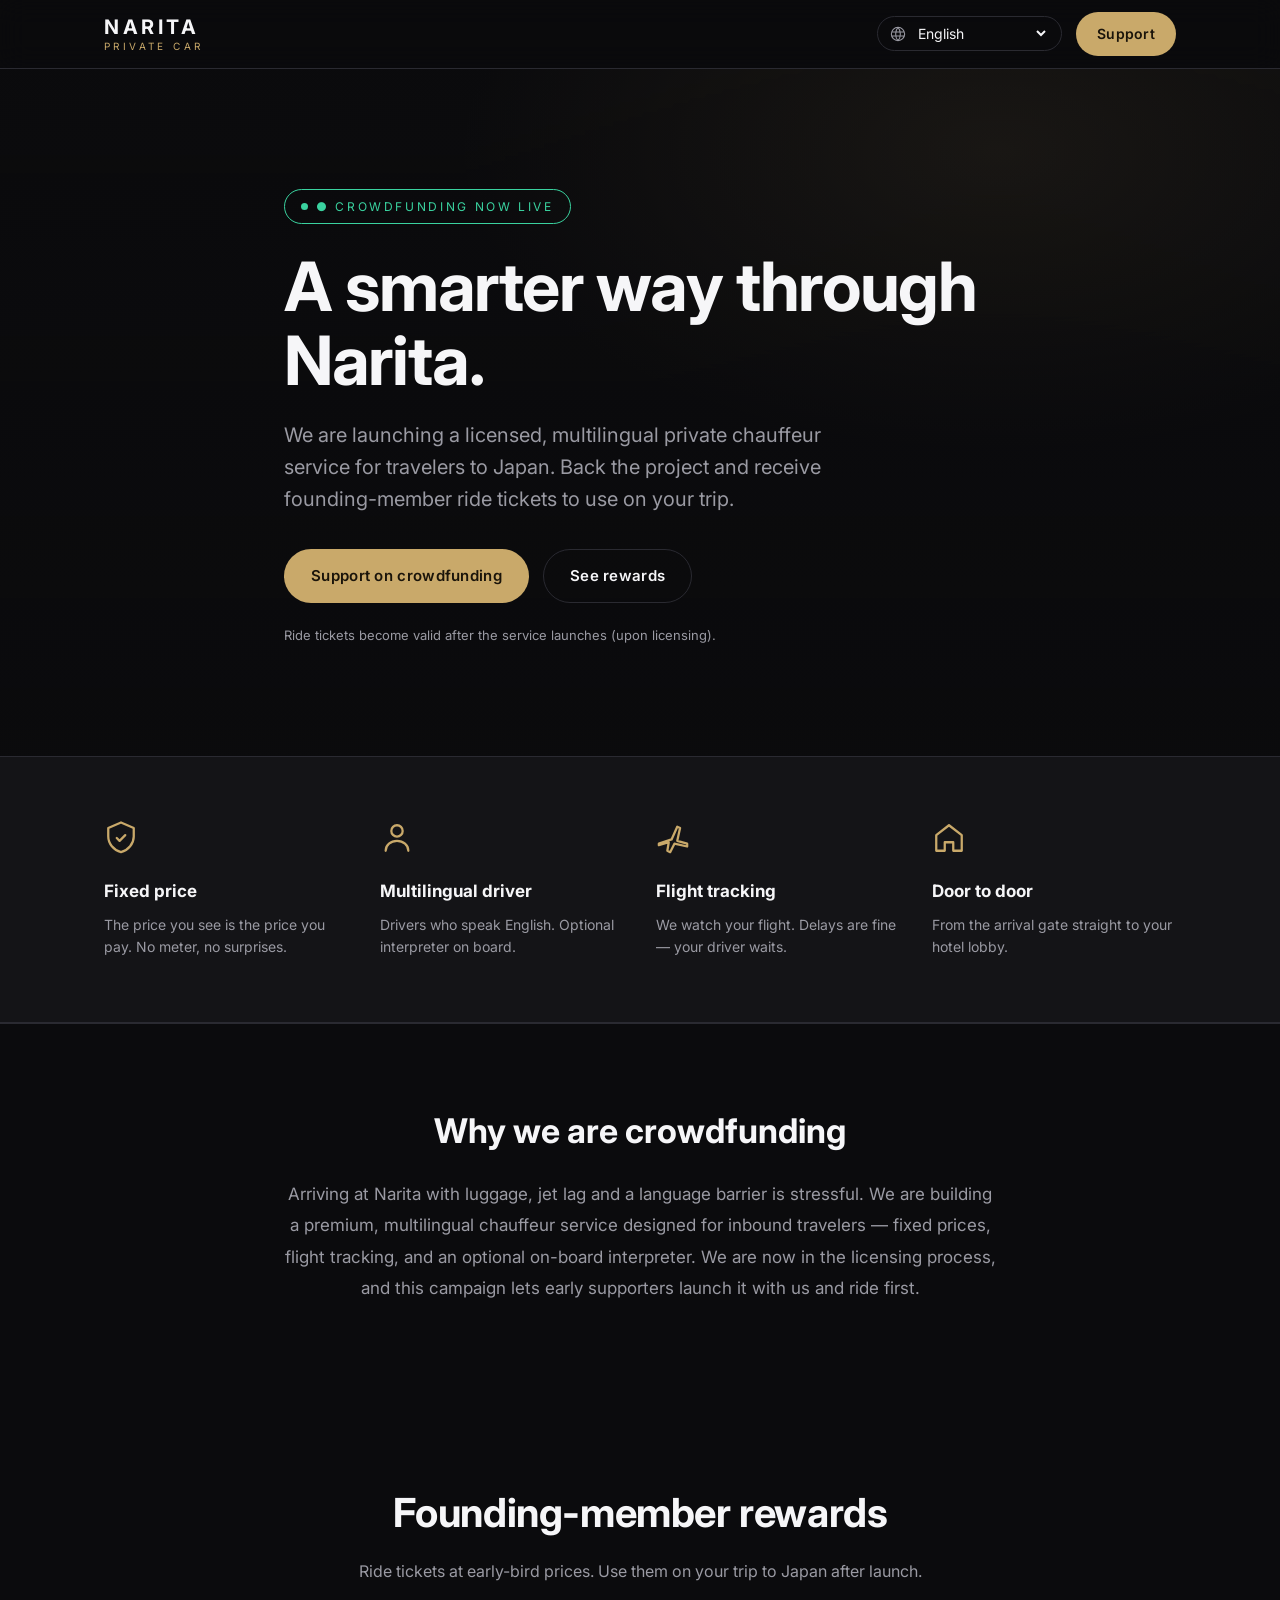
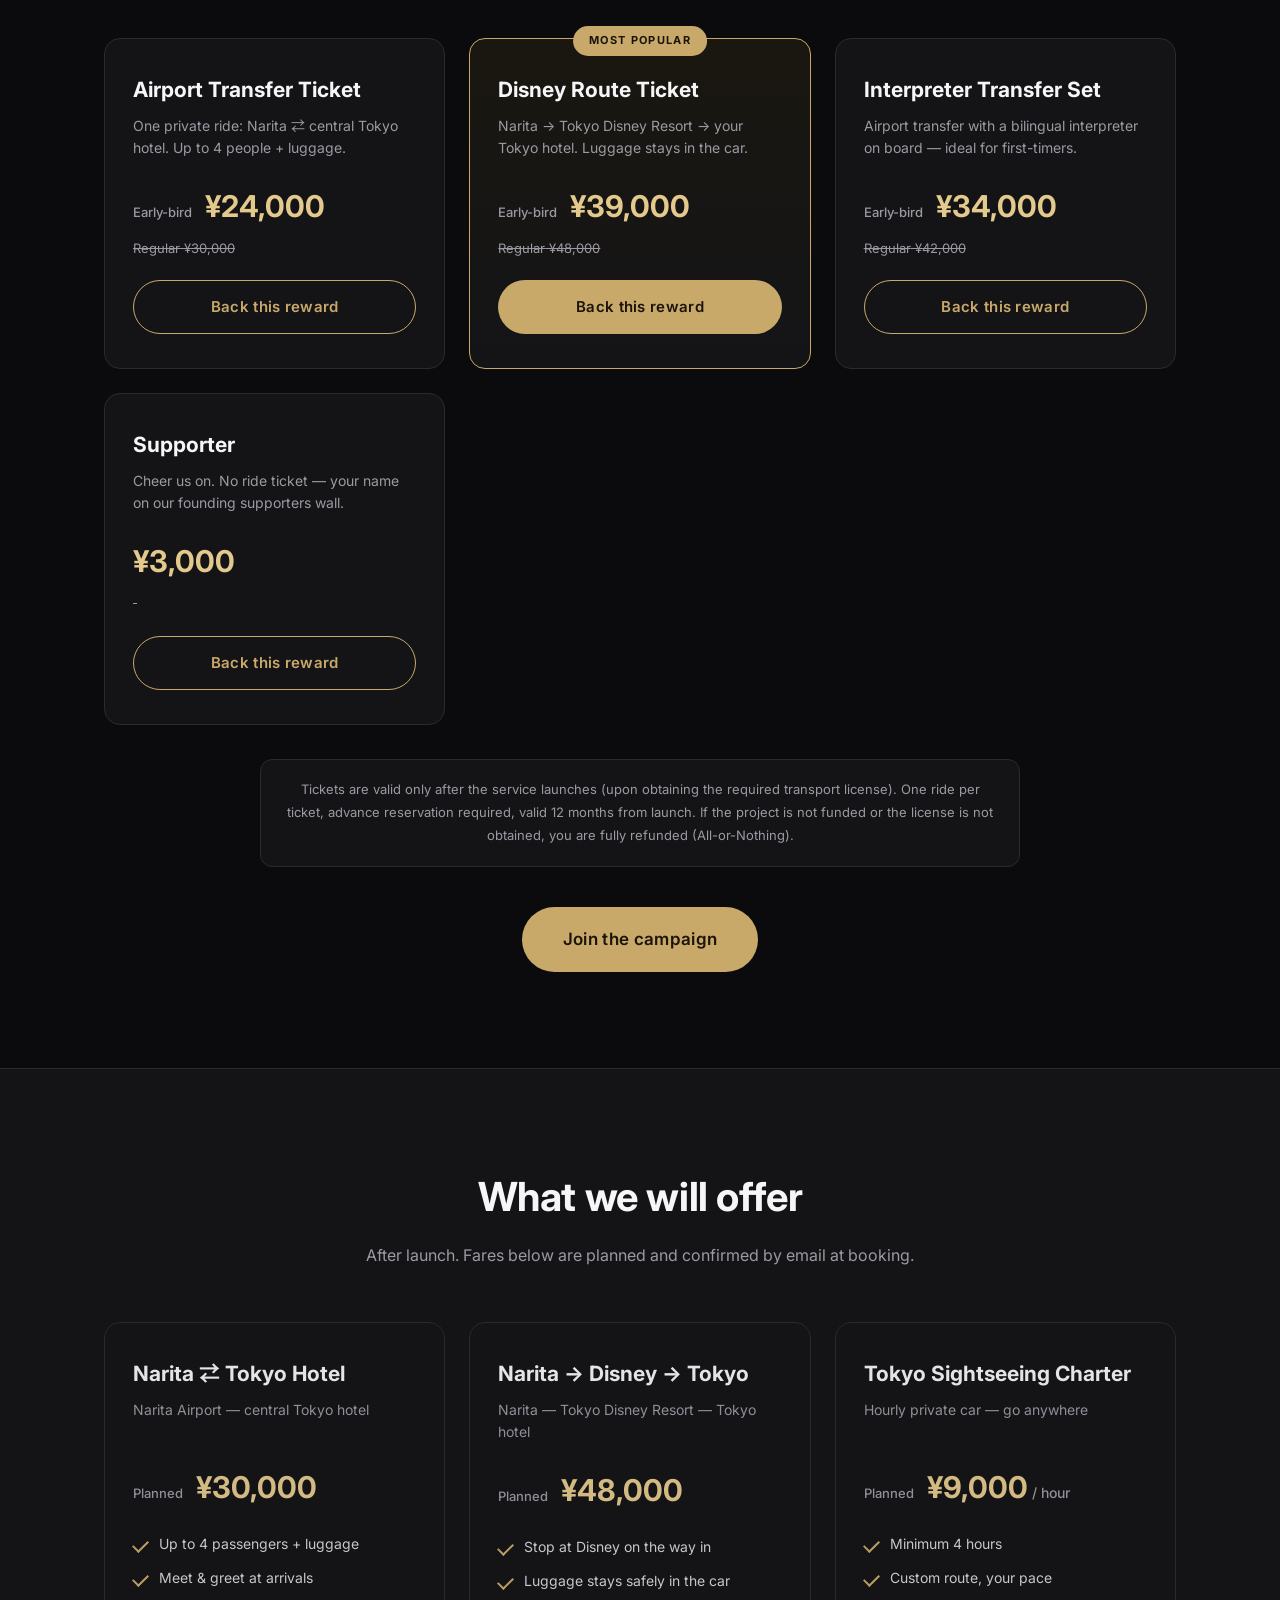
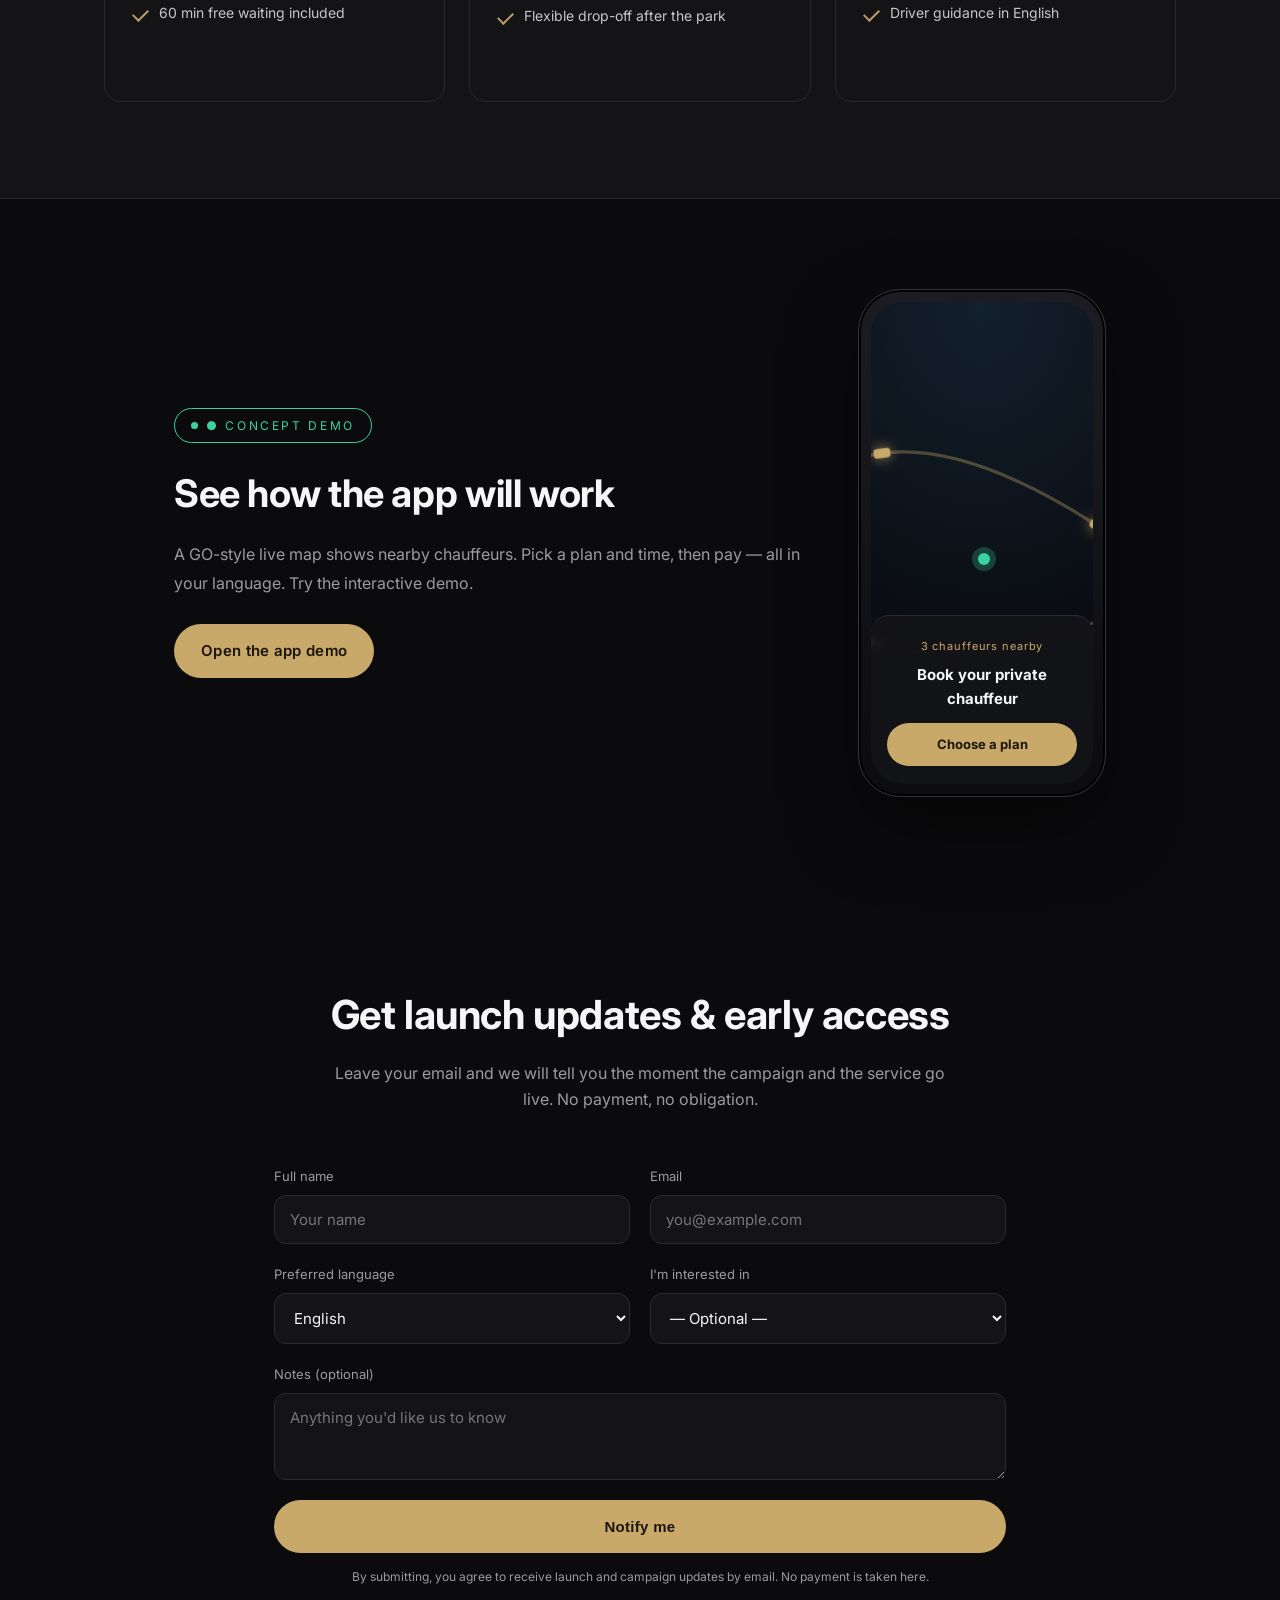
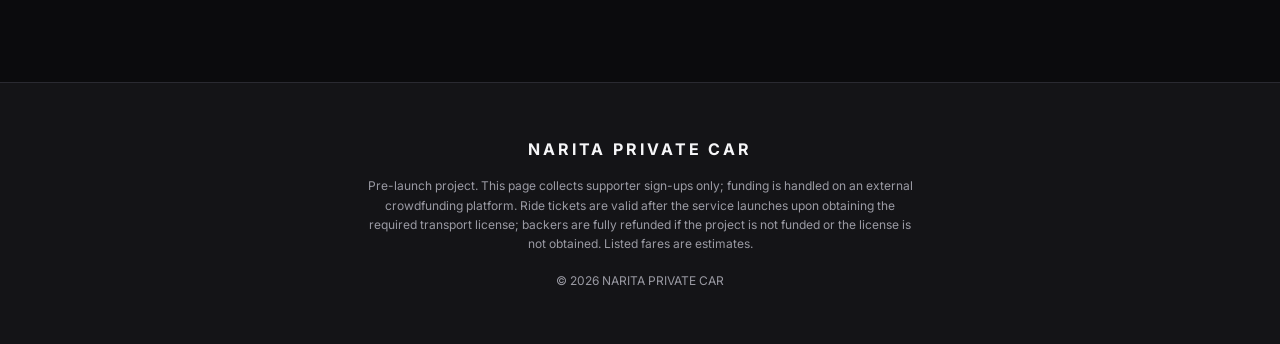
<file: index.html>
<!DOCTYPE html>
<html lang="en">
<head>
<meta charset="UTF-8">
<meta name="viewport" content="width=device-width, initial-scale=1">
<title data-i18n="meta.title">Narita Private Car — Crowdfunding</title>
<meta name="description" data-i18n-meta="meta.desc" content="Help launch a multilingual private chauffeur service at Narita. Back us and get founding-member ride tickets to use on your trip to Japan.">
<link rel="preconnect" href="https://fonts.googleapis.com">
<link rel="preconnect" href="https://fonts.gstatic.com" crossorigin>
<link href="https://fonts.googleapis.com/css2?family=Inter:wght@400;500;600;700&family=Noto+Sans+JP:wght@400;500;700&display=swap" rel="stylesheet">
<link rel="stylesheet" href="css/style.css">
</head>
<body>

<!-- ===== ヘッダー ===== -->
<header class="site-header" id="siteHeader">
  <div class="wrap header-inner">
    <a href="#top" class="brand">
      <span class="brand-mark">NARITA</span>
      <span class="brand-sub" data-i18n="brand.tag">PRIVATE&nbsp;CAR</span>
    </a>
    <div class="header-right">
      <div class="lang-select">
        <svg viewBox="0 0 24 24" class="ic" aria-hidden="true"><path d="M12 2a10 10 0 100 20 10 10 0 000-20zm0 0c2.5 2.5 3.5 6 3.5 10S14.5 19.5 12 22M12 2C9.5 4.5 8.5 8 8.5 12S9.5 19.5 12 22M2.5 9h19M2.5 15h19"/></svg>
        <select id="langSelect" aria-label="Language">
          <option value="en">English</option>
          <option value="zh-CN">简体中文</option>
          <option value="zh-TW">繁體中文</option>
          <option value="ko">한국어</option>
          <option value="ja">日本語</option>
          <option value="th">ไทย</option>
          <option value="vi">Tiếng Việt</option>
          <option value="id">Bahasa Indonesia</option>
          <option value="fr">Français</option>
          <option value="de">Deutsch</option>
          <option value="es">Español</option>
          <option value="it">Italiano</option>
          <option value="pt">Português</option>
          <option value="ru">Русский</option>
          <option value="ar">العربية</option>
        </select>
      </div>
      <a href="#rewards" class="btn btn-gold btn-sm cf-link" data-i18n="nav.support">Support</a>
    </div>
  </div>
</header>

<!-- ===== ヒーロー ===== -->
<section class="hero" id="top">
  <div class="hero-slides" aria-hidden="true">
    <span class="hslide hs1"></span>
    <span class="hslide hs2"></span>
    <span class="hslide hs3"></span>
    <span class="hslide hs4"></span>
    <span class="hero-scrim"></span>
  </div>
  <div class="wrap hero-inner">
    <span class="badge badge-live" data-i18n="hero.badge">● Crowdfunding now live</span>
    <h1 class="hero-title" data-i18n="hero.title">A smarter way through Narita.</h1>
    <p class="hero-sub" data-i18n="hero.sub">We are launching a licensed, multilingual private chauffeur service for travelers to Japan. Back the project and receive founding-member ride tickets to use on your trip.</p>
    <div class="hero-cta">
      <a href="#rewards" class="btn btn-gold cf-link" data-i18n="hero.cta">Support on crowdfunding</a>
      <a href="#rewards" class="btn btn-ghost" data-i18n="hero.rewards">See rewards</a>
    </div>
    <p class="hero-note" data-i18n="hero.note">Ride tickets become valid after the service launches (upon licensing).</p>
  </div>
</section>

<!-- ===== ビジョン（将来のサービス） ===== -->
<section class="trust">
  <div class="wrap trust-grid">
    <div class="trust-item">
      <svg viewBox="0 0 24 24" class="ic-lg"><path d="M12 1l9 4v6c0 5-3.8 9.7-9 11-5.2-1.3-9-6-9-11V5l9-4z"/><path d="M9 12l2 2 4-4"/></svg>
      <h3 data-i18n="trust.fixed">Fixed price</h3>
      <p data-i18n="trust.fixedD">The price you see is the price you pay. No meter, no surprises.</p>
    </div>
    <div class="trust-item">
      <svg viewBox="0 0 24 24" class="ic-lg"><path d="M12 3a4 4 0 110 8 4 4 0 010-8z"/><path d="M4 21c0-4 3.6-7 8-7s8 3 8 7"/></svg>
      <h3 data-i18n="trust.lang">Multilingual driver</h3>
      <p data-i18n="trust.langD">Drivers who speak English. Optional interpreter on board.</p>
    </div>
    <div class="trust-item">
      <svg viewBox="0 0 24 24" class="ic-lg"><path d="M2 16l9-3 4-9 2 1-2 9 7 2v2l-9-2-3 6-2-1 1-6-7 2z"/></svg>
      <h3 data-i18n="trust.flight">Flight tracking</h3>
      <p data-i18n="trust.flightD">We watch your flight. Delays are fine — your driver waits.</p>
    </div>
    <div class="trust-item">
      <svg viewBox="0 0 24 24" class="ic-lg"><path d="M3 21V10l9-7 9 7v11h-6v-6H9v6z"/></svg>
      <h3 data-i18n="trust.door">Door to door</h3>
      <p data-i18n="trust.doorD">From the arrival gate straight to your hotel lobby.</p>
    </div>
  </div>
</section>

<!-- ===== ストーリー ===== -->
<section class="story">
  <div class="wrap story-inner">
    <h2 data-i18n="story.title">Why we are crowdfunding</h2>
    <p data-i18n="story.body">Arriving at Narita with luggage, jet lag and a language barrier is stressful. We are building a premium, multilingual chauffeur service designed for inbound travelers — fixed prices, flight tracking, and an optional on-board interpreter. We are now in the licensing process, and this campaign lets early supporters launch it with us and ride first.</p>
  </div>
</section>

<!-- ===== 返礼品（リワード） ===== -->
<section class="plans" id="rewards">
  <div class="wrap">
    <header class="sec-head">
      <h2 data-i18n="rw.title">Founding-member rewards</h2>
      <p data-i18n="rw.sub">Ride tickets at early-bird prices. Use them on your trip to Japan after launch.</p>
    </header>

    <div class="plan-grid">
      <article class="plan-card">
        <h3 class="plan-name" data-i18n="rw1.name">Airport Transfer Ticket</h3>
        <p class="plan-route" data-i18n="rw1.desc">One private ride: Narita ⇄ central Tokyo hotel. Up to 4 people + luggage.</p>
        <div class="plan-price"><span class="from" data-i18n="rw.early">Early-bird</span> ¥24,000</div>
        <p class="plan-reg"><span data-i18n="rw.reg">Regular</span> ¥30,000</p>
        <a href="#rewards" class="btn btn-outline cf-link" data-i18n="rw.back">Back this reward</a>
      </article>

      <article class="plan-card featured">
        <span class="ribbon" data-i18n="rw.popular">Most popular</span>
        <h3 class="plan-name" data-i18n="rw2.name">Disney Route Ticket</h3>
        <p class="plan-route" data-i18n="rw2.desc">Narita → Tokyo Disney Resort → your Tokyo hotel. Luggage stays in the car.</p>
        <div class="plan-price"><span class="from" data-i18n="rw.early">Early-bird</span> ¥39,000</div>
        <p class="plan-reg"><span data-i18n="rw.reg">Regular</span> ¥48,000</p>
        <a href="#rewards" class="btn btn-gold cf-link" data-i18n="rw.back">Back this reward</a>
      </article>

      <article class="plan-card">
        <h3 class="plan-name" data-i18n="rw3.name">Interpreter Transfer Set</h3>
        <p class="plan-route" data-i18n="rw3.desc">Airport transfer with a bilingual interpreter on board — ideal for first-timers.</p>
        <div class="plan-price"><span class="from" data-i18n="rw.early">Early-bird</span> ¥34,000</div>
        <p class="plan-reg"><span data-i18n="rw.reg">Regular</span> ¥42,000</p>
        <a href="#rewards" class="btn btn-outline cf-link" data-i18n="rw.back">Back this reward</a>
      </article>

      <article class="plan-card">
        <h3 class="plan-name" data-i18n="rw4.name">Supporter</h3>
        <p class="plan-route" data-i18n="rw4.desc">Cheer us on. No ride ticket — your name on our founding supporters wall.</p>
        <div class="plan-price">¥3,000</div>
        <p class="plan-reg">&nbsp;</p>
        <a href="#rewards" class="btn btn-outline cf-link" data-i18n="rw.back">Back this reward</a>
      </article>
    </div>

    <p class="rw-note" data-i18n="rw.note">Tickets are valid only after the service launches (upon obtaining the required transport license). One ride per ticket, advance reservation required, valid 12 months from launch. If the project is not funded or the license is not obtained, you are fully refunded (All-or-Nothing).</p>

    <div class="cf-banner">
      <a href="#rewards" class="btn btn-gold btn-lg cf-link" data-i18n="cf.cta">Join the campaign</a>
    </div>
  </div>
</section>

<!-- ===== サービス内容（開業後） ===== -->
<section class="plans alt" id="service">
  <div class="wrap">
    <header class="sec-head">
      <h2 data-i18n="svc.title">What we will offer</h2>
      <p data-i18n="svc.sub">After launch. Fares below are planned and confirmed by email at booking.</p>
    </header>
    <div class="plan-grid">
      <article class="plan-card">
        <h3 class="plan-name" data-i18n="plan1.name">Narita ⇄ Tokyo Hotel</h3>
        <p class="plan-route" data-i18n="plan1.route">Narita Airport — central Tokyo hotel</p>
        <div class="plan-price"><span class="from" data-i18n="svc.planned">Planned</span> ¥30,000</div>
        <ul class="plan-feat">
          <li data-i18n="plan1.f1">Up to 4 passengers + luggage</li>
          <li data-i18n="plan1.f2">Meet & greet at arrivals</li>
          <li data-i18n="plan1.f3">60 min free waiting included</li>
        </ul>
      </article>
      <article class="plan-card">
        <h3 class="plan-name" data-i18n="plan2.name">Narita → Disney → Tokyo</h3>
        <p class="plan-route" data-i18n="plan2.route">Narita — Tokyo Disney Resort — Tokyo hotel</p>
        <div class="plan-price"><span class="from" data-i18n="svc.planned">Planned</span> ¥48,000</div>
        <ul class="plan-feat">
          <li data-i18n="plan2.f1">Stop at Disney on the way in</li>
          <li data-i18n="plan2.f2">Luggage stays safely in the car</li>
          <li data-i18n="plan2.f3">Flexible drop-off after the park</li>
        </ul>
      </article>
      <article class="plan-card">
        <h3 class="plan-name" data-i18n="plan3.name">Tokyo Sightseeing Charter</h3>
        <p class="plan-route" data-i18n="plan3.route">Hourly private car — go anywhere</p>
        <div class="plan-price"><span class="from" data-i18n="svc.planned">Planned</span> ¥9,000<span class="per" data-i18n="plan.perHour"> / hour</span></div>
        <ul class="plan-feat">
          <li data-i18n="plan3.f1">Minimum 4 hours</li>
          <li data-i18n="plan3.f2">Custom route, your pace</li>
          <li data-i18n="plan3.f3">Driver guidance in English</li>
        </ul>
      </article>
    </div>
  </div>
</section>

<!-- ===== アプリ体験ティーザー ===== -->
<section class="appsec" id="app">
  <div class="wrap app-inner">
    <div class="app-copy">
      <a href="app.html" class="badge badge-live" data-i18n="app.badge">● Concept demo</a>
      <h2 data-i18n="app.title">See how the app will work</h2>
      <p data-i18n="app.sub">A GO-style live map shows nearby chauffeurs. Pick a plan and time, then pay — all in your language. Try the interactive demo.</p>
      <a href="app.html" class="btn btn-gold" data-i18n="app.cta">Open the app demo</a>
    </div>
    <a href="app.html" class="phone-mini" aria-label="Open app demo">
      <div class="pm-screen">
        <svg class="pm-svg" viewBox="0 0 220 460" preserveAspectRatio="xMidYMid slice" aria-hidden="true">
          <defs>
            <path id="pmRoad1" d="M-10 150 Q 80 120 230 220"/>
            <path id="pmRoad2" d="M-10 320 Q 100 360 230 300"/>
          </defs>
          <g fill="none" stroke="rgba(201,169,106,.35)" stroke-width="3" stroke-linecap="round">
            <use href="#pmRoad1"/>
            <use href="#pmRoad2"/>
          </g>
          <rect class="pm-car-svg" x="-8" y="-4.5" width="16" height="9" rx="3">
            <animateMotion dur="5s" repeatCount="indefinite" rotate="auto">
              <mpath href="#pmRoad1"/>
            </animateMotion>
          </rect>
          <rect class="pm-car-svg" x="-8" y="-4.5" width="16" height="9" rx="3">
            <animateMotion dur="6.5s" repeatCount="indefinite" rotate="auto" begin="-2s">
              <mpath href="#pmRoad2"/>
            </animateMotion>
          </rect>
          <rect class="pm-car-svg" x="-8" y="-4.5" width="16" height="9" rx="3">
            <animateMotion dur="8s" repeatCount="indefinite" rotate="auto" begin="-4s">
              <mpath href="#pmRoad1"/>
            </animateMotion>
          </rect>
        </svg>
        <span class="pm-me"></span>
        <div class="pm-sheet">
          <small data-i18n="app.near">3 chauffeurs nearby</small>
          <b data-i18n="app.book">Book your private chauffeur</b>
          <span class="pmbtn" data-i18n="app.cta2">Choose a plan</span>
        </div>
      </div>
    </a>
  </div>
</section>

<!-- ===== 事前登録（応援・先行案内） ===== -->
<section class="book" id="register">
  <div class="wrap book-inner">
    <header class="sec-head">
      <h2 data-i18n="reg.title">Get launch updates &amp; early access</h2>
      <p data-i18n="reg.sub">Leave your email and we will tell you the moment the campaign and the service go live. No payment, no obligation.</p>
    </header>

    <form id="bookingForm" class="form-grid" novalidate>
      <div class="field">
        <label data-i18n="form.name">Full name</label>
        <input type="text" name="name" data-i18n-ph="ph.name" placeholder="Your name" required>
      </div>
      <div class="field">
        <label data-i18n="form.email">Email</label>
        <input type="email" name="email" data-i18n-ph="ph.email" placeholder="you@example.com" required>
      </div>
      <div class="field">
        <label data-i18n="form.lang">Preferred language</label>
        <select name="language">
          <option value="English">English</option>
          <option value="简体中文">简体中文</option>
          <option value="繁體中文">繁體中文</option>
          <option value="한국어">한국어</option>
          <option value="日本語">日本語</option>
          <option value="ไทย">ไทย</option>
          <option value="Tiếng Việt">Tiếng Việt</option>
          <option value="Bahasa Indonesia">Bahasa Indonesia</option>
          <option value="Français">Français</option>
          <option value="Deutsch">Deutsch</option>
          <option value="Español">Español</option>
          <option value="Italiano">Italiano</option>
          <option value="Português">Português</option>
          <option value="Русский">Русский</option>
          <option value="العربية">العربية</option>
        </select>
      </div>
      <div class="field">
        <label data-i18n="form.interest">I'm interested in</label>
        <select name="interest">
          <option value="" data-i18n="opt.choose">— Optional —</option>
          <option value="Airport Transfer" data-i18n="rw1.name">Airport Transfer Ticket</option>
          <option value="Disney Route" data-i18n="rw2.name">Disney Route Ticket</option>
          <option value="Interpreter Set" data-i18n="rw3.name">Interpreter Transfer Set</option>
          <option value="Just supporting" data-i18n="rw4.name">Supporter</option>
        </select>
      </div>
      <div class="field field-full">
        <label data-i18n="form.notes">Notes (optional)</label>
        <textarea name="notes" rows="3" data-i18n-ph="ph.notes" placeholder="Anything you'd like us to know"></textarea>
      </div>
      <div class="field field-full">
        <button type="submit" class="btn btn-gold btn-block" id="submitBtn" data-i18n="form.submit">Notify me</button>
        <p class="form-privacy" data-i18n="form.privacy">By submitting, you agree to receive launch and campaign updates by email. No payment is taken here.</p>
      </div>
    </form>
  </div>
</section>

<!-- ===== フッター ===== -->
<footer class="site-footer">
  <div class="wrap">
    <p class="foot-brand">NARITA PRIVATE CAR</p>
    <p class="foot-legal" data-i18n="footer.legal">Pre-launch project. This page collects supporter sign-ups only; funding is handled on an external crowdfunding platform. Ride tickets are valid after the service launches upon obtaining the required transport license; backers are fully refunded if the project is not funded or the license is not obtained. Listed fares are estimates.</p>
    <p class="foot-rights">© 2026 NARITA PRIVATE CAR</p>
  </div>
</footer>

<!-- 送信完了モーダル -->
<div class="modal" id="thanksModal" hidden>
  <div class="modal-box">
    <svg viewBox="0 0 24 24" class="ic-check"><circle cx="12" cy="12" r="11"/><path d="M7 12l3.5 3.5L17 9"/></svg>
    <h3 data-i18n="thx.title">You're on the list</h3>
    <p data-i18n="thx.body">Thank you for your support. We will email you the moment the crowdfunding campaign and the service go live.</p>
    <button class="btn btn-gold" id="thanksClose" data-i18n="thx.close">Close</button>
  </div>
</div>

<!-- Googleフォーム送信用の隠しiframe（ページ遷移を防ぐ） -->
<iframe name="gform_target" id="gform_target" style="display:none" title="hidden"></iframe>

<script src="js/translations.js"></script>
<script src="js/i18n.js"></script>
<script src="js/booking.js"></script>
</body>
</html>
</file>
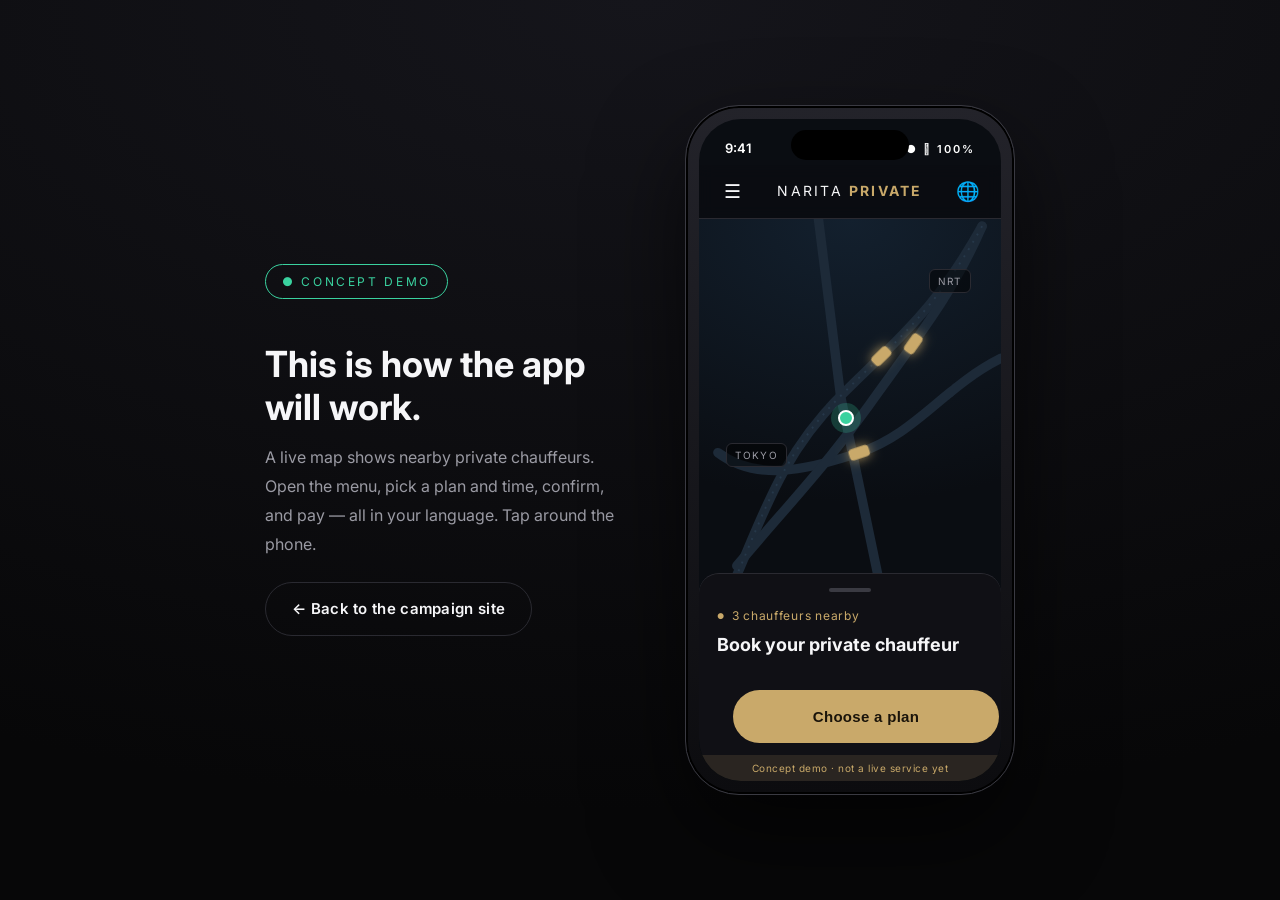
<file: app.html>
<!DOCTYPE html>
<html lang="en">
<head>
<meta charset="UTF-8">
<meta name="viewport" content="width=device-width, initial-scale=1">
<title data-i18n="demo.metaTitle">NARITA PRIVATE — App Demo</title>
<meta name="robots" content="noindex">
<link rel="preconnect" href="https://fonts.googleapis.com">
<link rel="preconnect" href="https://fonts.gstatic.com" crossorigin>
<link href="https://fonts.googleapis.com/css2?family=Inter:wght@400;500;600;700&family=Noto+Sans+JP:wght@400;500;700&display=swap" rel="stylesheet">
<link rel="stylesheet" href="css/style.css">
<link rel="stylesheet" href="css/demo.css">
</head>
<body class="demo-body">
<div class="demo-stage">

  <div class="demo-side">
    <a href="index.html" class="badge badge-live" data-i18n="demo.concept">● Concept demo</a>
    <h1 data-i18n="demo.h1">This is how the app will work.</h1>
    <p data-i18n="demo.p1">A live map shows nearby private chauffeurs. Open the menu, pick a plan and time, confirm, and pay — all in your language. Tap around the phone on the right.</p>
    <a href="index.html" class="btn btn-ghost" data-i18n="demo.toSite">← Back to the campaign site</a>
  </div>

  <div class="phone">
    <div class="phone-notch"></div>
    <div class="screen">
      <div class="statusbar"><span class="sb-time">9:41</span><span class="sb-icons">●●● 􀙇 100%</span></div>
      <div class="appbar">
        <button class="iconbtn" id="menuBtn" aria-label="menu">☰</button>
        <span class="appbar-title">NARITA <b>PRIVATE</b></span>
        <button class="iconbtn" id="langBtn" aria-label="language">🌐</button>
      </div>

      <div class="stagebox">

        <!-- 地図（GO風・稼働ハイヤー） -->
        <section class="view view-map is-active" id="viewMap">
          <div class="map">
            <svg class="map-svg" viewBox="0 0 320 480" preserveAspectRatio="xMidYMid slice" aria-hidden="true">
              <defs>
                <path id="road1" d="M300 60 C 250 150 210 180 150 240 S 70 360 40 430"/>
                <path id="road2" d="M320 200 C 260 230 230 280 170 300 S 60 330 20 300"/>
                <path id="road3" d="M40 420 C 90 360 130 320 180 250 S 270 130 300 60"/>
                <path id="road4" d="M120 0 L 150 240 200 480"/>
              </defs>
              <g fill="none" stroke="#1d2a38" stroke-width="10" stroke-linecap="round">
                <use href="#road1"/>
                <use href="#road2"/>
                <use href="#road3"/>
                <use href="#road4"/>
              </g>
              <g fill="none" stroke="#26384a" stroke-width="2" stroke-dasharray="2 7">
                <use href="#road1"/>
              </g>
              <!-- 稼働ハイヤー（道に沿って走行・animateMotion） -->
              <g class="cars">
                <rect class="car-svg" x="-11" y="-6" width="22" height="12" rx="4">
                  <animateMotion dur="9s" repeatCount="indefinite" rotate="auto">
                    <mpath href="#road1"/>
                  </animateMotion>
                </rect>
                <rect class="car-svg" x="-11" y="-6" width="22" height="12" rx="4">
                  <animateMotion dur="12s" repeatCount="indefinite" rotate="auto" begin="-3s">
                    <mpath href="#road2"/>
                  </animateMotion>
                </rect>
                <rect class="car-svg" x="-11" y="-6" width="22" height="12" rx="4">
                  <animateMotion dur="14s" repeatCount="indefinite" rotate="auto" begin="-6s">
                    <mpath href="#road3"/>
                  </animateMotion>
                </rect>
              </g>
            </svg>
            <span class="maptag tag-narita">NRT</span>
            <span class="maptag tag-tokyo" data-i18n="demo.tokyo">TOKYO</span>
            <span class="mepin"></span>
          </div>
          <div class="sheet">
            <div class="sheet-grab"></div>
            <p class="sheet-eyebrow" data-i18n="demo.near">3 chauffeurs nearby</p>
            <h3 class="sheet-title" data-i18n="demo.book">Book your private chauffeur</h3>
            <button class="btn btn-gold btn-block" data-go="viewPlan" data-i18n="demo.choosePlan">Choose a plan</button>
          </div>
          <div class="demo-tag" data-i18n="demo.tagline">Concept demo · not a live service yet</div>
        </section>

        <!-- プラン＋日時 -->
        <section class="view" id="viewPlan">
          <div class="view-head"><button class="back" data-back aria-label="back">‹</button><h3 data-i18n="demo.planTitle">Plan &amp; pick-up</h3></div>
          <div class="scroll">
            <label class="opt"><input type="radio" name="dplan" value="Narita ⇄ Tokyo Hotel" data-price="30000" checked>
              <span><b data-i18n="plan1.name">Narita ⇄ Tokyo Hotel</b><i>¥30,000</i></span></label>
            <label class="opt"><input type="radio" name="dplan" value="Narita → Disney → Tokyo" data-price="48000">
              <span><b data-i18n="plan2.name">Narita → Disney → Tokyo</b><i>¥48,000</i></span></label>
            <label class="opt"><input type="radio" name="dplan" value="Tokyo Sightseeing Charter" data-price="36000">
              <span><b data-i18n="plan3.name">Tokyo Sightseeing Charter</b><i>¥9,000 / h ×4</i></span></label>
            <div class="row2"><label data-i18n="demo.date">Date</label><input type="date" id="dDate"></div>
            <div class="row2"><label data-i18n="demo.time">Pick-up time</label><input type="time" id="dTime" value="10:00"></div>
            <div class="row2"><label data-i18n="demo.pax">Passengers</label>
              <div class="step"><button type="button" data-step="-1">−</button><span id="dPax">2</span><button type="button" data-step="1">+</button></div></div>
            <div class="row2"><label data-i18n="demo.interp">On-board interpreter</label>
              <div class="step"><label class="opt" style="margin:0;padding:8px 12px"><input type="checkbox" id="dInterp" data-price="12000"><span><b data-i18n="demo.add">Add</b></span></label></div></div>
          </div>
          <button class="btn btn-gold btn-block" data-go="viewConfirm" data-i18n="demo.continue">Continue</button>
        </section>

        <!-- 確認 -->
        <section class="view" id="viewConfirm">
          <div class="view-head"><button class="back" data-back aria-label="back">‹</button><h3 data-i18n="demo.confirm">Confirm</h3></div>
          <div class="summary" id="dSummary"></div>
          <p class="fixed-chip"><span data-i18n="demo.fixed">Fixed price</span> · <b id="dPrice">¥30,000</b></p>
          <button class="btn btn-gold btn-block" id="toPay" data-i18n="demo.pay">Reserve &amp; pay</button>
        </section>

        <!-- 決済 -->
        <section class="view" id="viewPay">
          <div class="view-head"><button class="back" data-back aria-label="back">‹</button><h3 data-i18n="demo.payTitle">Payment</h3></div>
          <div class="pay-amount" id="dPayAmt">¥30,000</div>
          <span class="pay-cur" data-i18n="demo.total">TOTAL · FIXED</span>
          <button class="paybtn" id="payApple"> &nbsp;Pay</button>
          <div class="orline"><span data-i18n="demo.or">or pay by card</span></div>
          <div class="cardrow">•••• •••• •••• 4242 <span>VISA</span></div>
          <button class="btn btn-gold btn-block" id="payNow" data-i18n="demo.payNow">Pay now</button>
          <p class="pay-note" data-i18n="demo.payNote">Demo only. After launch this connects to Stripe / PayPal / Alipay / WeChat Pay.</p>
        </section>

        <!-- 完了 -->
        <section class="view view-done" id="viewDone">
          <div class="done-check">✓</div>
          <h3 data-i18n="demo.doneT">Booking confirmed</h3>
          <p data-i18n="demo.doneB">Your English-speaking chauffeur will meet you at arrivals. (Concept demo)</p>
          <button class="btn btn-ghost btn-block" id="restart" data-i18n="demo.again">Start over</button>
        </section>

        <!-- メニュー -->
        <div class="scrim" id="scrim"></div>
        <nav class="drawer" id="drawer">
          <div class="dh">NARITA PRIVATE CAR</div>
          <a data-go="viewMap" data-i18n="demo.mMap">Live map</a>
          <a data-go="viewPlan" data-i18n="demo.mBook">Book a ride</a>
          <a data-go="viewConfirm" data-i18n="demo.mTrips">My booking</a>
          <a href="index.html" data-i18n="demo.mSite">Back to website</a>
          <div class="dlang">
            <select id="langSelect" aria-label="Language">
              <option value="en">English</option>
              <option value="zh-CN">简体中文</option>
              <option value="zh-TW">繁體中文</option>
              <option value="ko">한국어</option>
              <option value="ja">日本語</option>
              <option value="th">ไทย</option>
              <option value="vi">Tiếng Việt</option>
              <option value="id">Bahasa Indonesia</option>
              <option value="fr">Français</option>
              <option value="de">Deutsch</option>
              <option value="es">Español</option>
              <option value="it">Italiano</option>
              <option value="pt">Português</option>
              <option value="ru">Русский</option>
              <option value="ar">العربية</option>
            </select>
          </div>
        </nav>

      </div>
    </div>
  </div>

</div>

<script src="js/translations.js"></script>
<script src="js/i18n.js"></script>
<script src="js/demo.js"></script>
</body>
</html>
</file>
<file: css/style.css>
/* =========================================================
   NARITA PRIVATE CAR — GO風プレミアム・ダークデザイン
   素のCSSのみ（ビルド不要）。色やサイズはここを編集すれば変わります。
   ========================================================= */

:root{
  --bg:#0b0b0d;
  --surface:#141417;
  --surface-2:#1b1b20;
  --line:#2a2a31;
  --text:#f6f6f8;
  --muted:#9a9aa3;
  --gold:#c9a96a;
  --gold-bright:#e3c98c;
  --radius:16px;
  --maxw:1120px;
  --font:'Inter','Noto Sans JP',system-ui,-apple-system,'Segoe UI',sans-serif;
}

*{box-sizing:border-box;margin:0;padding:0}
html{scroll-behavior:smooth}
body{
  background:var(--bg);
  color:var(--text);
  font-family:var(--font);
  line-height:1.6;
  -webkit-font-smoothing:antialiased;
}
img{max-width:100%;display:block}
a{color:inherit;text-decoration:none}
.wrap{max-width:var(--maxw);margin:0 auto;padding:0 24px}

/* ---------- ボタン ---------- */
.btn{
  display:inline-flex;align-items:center;justify-content:center;
  font-weight:600;font-size:15px;letter-spacing:.02em;
  padding:14px 26px;border-radius:999px;border:1px solid transparent;
  cursor:pointer;transition:transform .15s ease,background .2s ease,opacity .2s ease;
}
.btn:hover{transform:translateY(-2px)}
.btn-gold{background:var(--gold);color:#1a140a}
.btn-gold:hover{background:var(--gold-bright)}
.btn-ghost{background:transparent;border-color:var(--line);color:var(--text)}
.btn-ghost:hover{border-color:var(--gold)}
.btn-outline{background:transparent;border-color:var(--gold);color:var(--gold)}
.btn-outline:hover{background:var(--gold);color:#1a140a}
.btn-sm{padding:10px 20px;font-size:14px}
.btn-block{width:100%;padding:17px}

/* ---------- ヘッダー ---------- */
.site-header{
  position:sticky;top:0;z-index:50;
  background:rgba(11,11,13,.72);backdrop-filter:blur(14px);
  border-bottom:1px solid var(--line);
}
.header-inner{display:flex;align-items:center;justify-content:space-between;height:68px}
.brand{display:flex;flex-direction:column;line-height:1}
.brand-mark{font-weight:700;font-size:20px;letter-spacing:.18em}
.brand-sub{font-size:10px;letter-spacing:.34em;color:var(--gold);margin-top:4px}
.header-right{display:flex;align-items:center;gap:14px}
.lang-select{display:flex;align-items:center;gap:8px;border:1px solid var(--line);border-radius:999px;padding:7px 12px}
.lang-select .ic{width:16px;height:16px;stroke:var(--muted);fill:none;stroke-width:1.6}
#langSelect{
  background:transparent;border:0;color:var(--text);font-family:var(--font);
  font-size:14px;cursor:pointer;outline:none;
}
#langSelect option{background:var(--surface);color:var(--text)}

/* ---------- ヒーロー ---------- */
.hero{position:relative;overflow:hidden;padding:120px 0 110px}
.hero-bg{
  position:absolute;inset:0;z-index:0;
  background:
    radial-gradient(900px 500px at 78% 12%,rgba(201,169,106,.22),transparent 60%),
    radial-gradient(700px 600px at 8% 90%,rgba(201,169,106,.10),transparent 55%),
    linear-gradient(180deg,#0e0e12 0%,#0b0b0d 100%);
}
.hero-bg::after{
  content:"";position:absolute;inset:0;
  background-image:linear-gradient(rgba(255,255,255,.025) 1px,transparent 1px),
                   linear-gradient(90deg,rgba(255,255,255,.025) 1px,transparent 1px);
  background-size:64px 64px;mask-image:radial-gradient(circle at 70% 30%,#000,transparent 75%);
}
.hero-inner{position:relative;z-index:1;max-width:760px}
.badge{
  display:inline-block;font-size:12px;letter-spacing:.22em;text-transform:uppercase;
  color:var(--gold);border:1px solid var(--gold);border-radius:999px;padding:7px 16px;margin-bottom:26px;
}
.hero-title{font-size:clamp(38px,6vw,68px);line-height:1.08;font-weight:700;letter-spacing:-.02em}
.hero-sub{font-size:clamp(16px,2vw,20px);color:var(--muted);margin:22px 0 34px;max-width:580px}
.hero-cta{display:flex;gap:14px;flex-wrap:wrap}
.hero-note{margin-top:22px;font-size:13px;color:var(--muted)}

/* ---------- 共通セクション見出し ---------- */
.sec-head{text-align:center;max-width:620px;margin:0 auto 54px}
.sec-head h2{font-size:clamp(28px,4vw,40px);font-weight:700;letter-spacing:-.01em}
.sec-head p{color:var(--muted);margin-top:14px}

/* ---------- 安心ポイント ---------- */
.trust{border-top:1px solid var(--line);border-bottom:1px solid var(--line);background:var(--surface);padding:64px 0}
.trust-grid{display:grid;grid-template-columns:repeat(4,1fr);gap:32px}
.trust-item .ic-lg{width:34px;height:34px;stroke:var(--gold);fill:none;stroke-width:1.6;stroke-linecap:round;stroke-linejoin:round;margin-bottom:16px}
.trust-item h3{font-size:17px;margin-bottom:8px}
.trust-item p{font-size:14px;color:var(--muted)}

/* ---------- プラン ---------- */
.plans{padding:96px 0}
.plan-grid{display:grid;grid-template-columns:repeat(3,1fr);gap:24px}
.plan-card{
  position:relative;background:var(--surface);border:1px solid var(--line);
  border-radius:var(--radius);padding:34px 28px;display:flex;flex-direction:column;
  transition:transform .2s ease,border-color .2s ease;
}
.plan-card:hover{transform:translateY(-6px);border-color:var(--gold)}
.plan-card.featured{border-color:var(--gold);background:linear-gradient(180deg,#1a1710,var(--surface))}
.ribbon{
  position:absolute;top:-13px;left:50%;transform:translateX(-50%);
  background:var(--gold);color:#1a140a;font-size:11px;font-weight:700;
  letter-spacing:.12em;text-transform:uppercase;padding:6px 16px;border-radius:999px;white-space:nowrap;
}
.plan-name{font-size:21px;font-weight:700}
.plan-route{font-size:14px;color:var(--muted);margin:8px 0 22px;min-height:42px}
.plan-price{font-size:30px;font-weight:700;color:var(--gold-bright);margin-bottom:22px}
.plan-price .from{font-size:13px;color:var(--muted);font-weight:500;margin-right:6px}
.plan-price .per{font-size:14px;color:var(--muted);font-weight:500}
.plan-feat{list-style:none;margin-bottom:28px;flex:1}
.plan-feat li{position:relative;padding-left:26px;font-size:14px;color:#d6d6db;margin-bottom:12px}
.plan-feat li::before{
  content:"";position:absolute;left:0;top:7px;width:13px;height:7px;
  border-left:2px solid var(--gold);border-bottom:2px solid var(--gold);transform:rotate(-45deg);
}

/* 通訳オプション帯 */
.addon{
  margin-top:36px;display:flex;align-items:center;justify-content:space-between;gap:24px;
  background:var(--surface-2);border:1px dashed var(--gold);border-radius:var(--radius);padding:26px 30px;
}
.addon-text h3{font-size:18px}
.addon-text p{font-size:14px;color:var(--muted);margin-top:6px}
.addon-price{font-size:24px;font-weight:700;color:var(--gold-bright);white-space:nowrap}

/* ---------- 利用の流れ ---------- */
.howit{background:var(--surface);border-top:1px solid var(--line);padding:90px 0}
.step-grid{display:grid;grid-template-columns:repeat(3,1fr);gap:28px}
.step{text-align:center;padding:16px}
.step-no{
  display:inline-flex;align-items:center;justify-content:center;width:46px;height:46px;
  border:1px solid var(--gold);color:var(--gold);border-radius:50%;font-weight:700;margin-bottom:18px;
}
.step h3{font-size:18px;margin-bottom:8px}
.step p{font-size:14px;color:var(--muted)}

/* ---------- 予約フォーム ---------- */
.book{padding:96px 0}
.book-inner{max-width:780px;margin:0 auto}
.form-grid{display:grid;grid-template-columns:1fr 1fr;gap:20px}
.field{display:flex;flex-direction:column}
.field-full{grid-column:1/-1}
.field label{font-size:13px;color:var(--muted);margin-bottom:8px}
.field input,.field select,.field textarea{
  background:var(--surface);border:1px solid var(--line);border-radius:12px;
  color:var(--text);font-family:var(--font);font-size:15px;padding:14px 15px;outline:none;
  transition:border-color .15s ease;width:100%;
}
.field input:focus,.field select:focus,.field textarea:focus{border-color:var(--gold)}
.field input.invalid,.field select.invalid{border-color:#e2675f}
.field select option{background:var(--surface)}
.check-field{justify-content:flex-end}
.check{flex-direction:row;display:flex;align-items:center;gap:12px;font-size:14px;color:#d6d6db;cursor:pointer}
.check input{width:18px;height:18px;accent-color:var(--gold)}
.form-privacy{font-size:12px;color:var(--muted);text-align:center;margin-top:14px}

/* ---------- フッター ---------- */
.site-footer{border-top:1px solid var(--line);background:var(--surface);padding:54px 0;text-align:center}
.foot-brand{font-weight:700;letter-spacing:.18em}
.foot-legal{font-size:12px;color:var(--muted);max-width:560px;margin:14px auto 0}
.foot-rights{font-size:12px;color:var(--muted);margin-top:18px}

/* ---------- 送信完了モーダル ---------- */
.modal{position:fixed;inset:0;z-index:100;display:flex;align-items:center;justify-content:center;
  background:rgba(0,0,0,.72);backdrop-filter:blur(4px);padding:24px}
.modal[hidden]{display:none}
.modal-box{
  background:var(--surface);border:1px solid var(--gold);border-radius:20px;
  padding:46px 38px;max-width:420px;text-align:center;animation:pop .25s ease;
}
@keyframes pop{from{transform:scale(.92);opacity:0}to{transform:scale(1);opacity:1}}
.ic-check{width:58px;height:58px;stroke:var(--gold);fill:none;stroke-width:1.8;stroke-linecap:round;stroke-linejoin:round;margin-bottom:20px}
.modal-box h3{font-size:22px;margin-bottom:12px}
.modal-box p{color:var(--muted);font-size:15px;margin-bottom:26px}

/* ---------- レスポンシブ（スマホ） ---------- */
@media(max-width:900px){
  .trust-grid{grid-template-columns:1fr 1fr}
  .plan-grid{grid-template-columns:1fr;max-width:420px;margin:0 auto}
  .step-grid{grid-template-columns:1fr}
}
@media(max-width:620px){
  .hero{padding:84px 0 76px}
  .trust-grid{grid-template-columns:1fr}
  .form-grid{grid-template-columns:1fr}
  .addon{flex-direction:column;align-items:flex-start}
  .brand-sub{letter-spacing:.28em}
  .header-right{gap:8px}
  .wrap{padding:0 18px}
}

/* ---------- クラファン用の追加スタイル ---------- */
.badge-live{
  border-color:#3ad29f;color:#3ad29f;display:inline-flex;align-items:center;gap:8px;
}
.badge-live::before{content:"";width:7px;height:7px;border-radius:50%;background:#3ad29f;
  box-shadow:0 0 0 0 rgba(58,210,159,.6);animation:pulse 1.8s infinite}
@keyframes pulse{0%{box-shadow:0 0 0 0 rgba(58,210,159,.55)}70%{box-shadow:0 0 0 9px rgba(58,210,159,0)}100%{box-shadow:0 0 0 0 rgba(58,210,159,0)}}

.story{background:var(--bg);padding:80px 0;border-top:1px solid var(--line)}
.story-inner{max-width:760px;margin:0 auto;text-align:center}
.story-inner h2{font-size:clamp(24px,3.4vw,34px);font-weight:700;margin-bottom:20px}
.story-inner p{color:var(--muted);font-size:17px;line-height:1.85}

.plans.alt{background:var(--surface);border-top:1px solid var(--line)}
.plans.alt .plan-card{opacity:.92}

.plan-reg{font-size:13px;color:var(--muted);text-decoration:line-through;margin:-14px 0 22px}
.btn-lg{padding:18px 40px;font-size:17px}

.rw-note{
  max-width:760px;margin:34px auto 0;font-size:13px;color:var(--muted);
  text-align:center;line-height:1.8;border:1px solid var(--line);
  border-radius:12px;padding:18px 22px;background:var(--surface);
}
.cf-banner{text-align:center;margin-top:40px}

@media(max-width:620px){
  .story-inner p{font-size:15px}
}

/* ---------- ヒーロー スライドショー（4枚・4秒・ぼかしでブランド非該当） ---------- */
.hero-slides{position:absolute;inset:0;z-index:0;overflow:hidden}
.hslide{
  position:absolute;inset:-10px;opacity:0;background-size:cover;background-position:center;
  filter:blur(3px) saturate(1.15) brightness(.72);
  animation:heroCycle 16s infinite;will-change:opacity;
}
/* モザイク（細かいタイルを重ねて画像を抽象化） */
.hslide::after{
  content:"";position:absolute;inset:0;
  background-image:linear-gradient(rgba(255,255,255,.06) 1px,transparent 1px),
                   linear-gradient(90deg,rgba(255,255,255,.06) 1px,transparent 1px);
  background-size:13px 13px;mix-blend-mode:overlay;
}
/* 各シーン：AI画像(img/hero-N.jpg)があれば自動採用、無ければ下のCSSアートが出る */
.hs1{background-image:url(../img/hero-1.jpg),
  radial-gradient(120% 80% at 50% 118%,rgba(70,100,150,.55),transparent 60%),
  linear-gradient(180deg,#0a0e1a,#05070d);animation-delay:0s}
.hs2{background-image:url(../img/hero-2.jpg),
  repeating-linear-gradient(90deg,rgba(201,169,106,.06) 0 2px,transparent 2px 10px),
  linear-gradient(180deg,#0a1020,#0b0b0d);animation-delay:4s}
.hs3{background-image:url(../img/hero-3.jpg),
  radial-gradient(75% 55% at 50% 42%,rgba(201,169,106,.30),transparent 62%),
  linear-gradient(180deg,#15110a,#0b0b0d);animation-delay:8s}
.hs4{background-image:url(../img/hero-4.jpg),
  linear-gradient(115deg,#050506 0%,#191920 44%,#2c2c34 50%,#121216 58%,#050506 100%);
  animation-delay:12s}
.hero-scrim{
  position:absolute;inset:0;
  background:linear-gradient(180deg,rgba(11,11,13,.50),rgba(11,11,13,.80)),
             radial-gradient(900px 500px at 78% 12%,rgba(201,169,106,.16),transparent 60%);
}
@keyframes heroCycle{
  0%{opacity:0}3%{opacity:1}22%{opacity:1}25%{opacity:0}100%{opacity:0}
}
@media(prefers-reduced-motion:reduce){
  .hslide{animation:none}.hs1{opacity:1}
}

/* ---------- アプリ体験セクション（LP内のティーザー） ---------- */
.appsec{background:var(--bg);border-top:1px solid var(--line);padding:90px 0}
.app-inner{display:flex;align-items:center;gap:54px;max-width:980px;margin:0 auto;flex-wrap:wrap;justify-content:center}
.app-copy{flex:1;min-width:280px}
.app-copy h2{font-size:clamp(26px,3.6vw,38px);font-weight:700;letter-spacing:-.01em}
.app-copy p{color:var(--muted);margin:16px 0 26px;font-size:16px;line-height:1.8}
.app-copy .badge-live{margin-bottom:20px}
.phone-mini{
  width:248px;height:508px;border-radius:42px;flex:none;
  background:linear-gradient(180deg,#1c1c22,#0c0c0f);
  border:1px solid #34343c;padding:12px;
  box-shadow:0 30px 70px rgba(0,0,0,.55),inset 0 0 0 2px #000;
}
.phone-mini .pm-screen{
  position:relative;width:100%;height:100%;border-radius:32px;overflow:hidden;
  background:radial-gradient(120% 70% at 50% 0%,#13202e,#0a0d12);
}
.pm-svg{position:absolute;inset:0;width:100%;height:100%}
.pm-car-svg{fill:var(--gold);filter:drop-shadow(0 0 6px rgba(201,169,106,.8))}
.pm-me{position:absolute;top:52%;left:48%;width:12px;height:12px;border-radius:50%;
  background:#3ad29f;box-shadow:0 0 0 6px rgba(58,210,159,.25)}
.pm-sheet{position:absolute;left:0;right:0;bottom:0;background:rgba(20,20,24,.92);
  backdrop-filter:blur(6px);border-top:1px solid var(--line);
  border-radius:18px 18px 0 0;padding:16px 16px 18px;text-align:center}
.pm-sheet small{color:var(--gold);font-size:11px;letter-spacing:.08em}
.pm-sheet b{display:block;color:var(--text);font-size:15px;margin:6px 0 12px}
.pm-sheet .pmbtn{background:var(--gold);color:#1a140a;font-weight:700;font-size:13px;
  border-radius:999px;padding:11px;display:block}
@media(max-width:760px){.app-inner{gap:34px}}

/* ---------- バッジ（リンク用） ---------- */
a.badge-live{text-decoration:none}
</file>
<file: css/demo.css>
/* =========================================================
   iOS風インタラクティブ・デモ（GO風配車UI）
   ・style.css の :root 変数と .btn を再利用
   ・地図／稼働ハイヤー／メニュー／プラン・日時／決済画面 まで通し
   ========================================================= */

.demo-body{
  background:radial-gradient(120% 90% at 50% 0%,#15151b,#070708);
  color:var(--text);font-family:var(--font);min-height:100vh;
  display:flex;align-items:center;justify-content:center;padding:40px 20px;
}
.demo-stage{display:flex;align-items:center;gap:60px;flex-wrap:wrap;justify-content:center}

/* ---- 説明サイド ---- */
.demo-side{max-width:360px}
.demo-side h1{font-size:clamp(26px,3.4vw,36px);font-weight:700;line-height:1.2;margin:18px 0 14px}
.demo-side p{color:var(--muted);font-size:16px;line-height:1.8;margin-bottom:24px}
.demo-side .badge{display:inline-block}

/* ---- iPhone 風フレーム ---- */
.phone{
  width:330px;height:690px;border-radius:54px;flex:none;
  background:linear-gradient(180deg,#23232a,#0c0c0f);
  border:1px solid #3a3a42;padding:13px;
  box-shadow:0 40px 90px rgba(0,0,0,.6),inset 0 0 0 2px #000;position:relative;
}
.phone-notch{
  position:absolute;top:24px;left:50%;transform:translateX(-50%);
  width:118px;height:30px;background:#000;border-radius:18px;z-index:30;
}
.screen{
  position:relative;width:100%;height:100%;border-radius:42px;overflow:hidden;
  background:#0a0d12;display:flex;flex-direction:column;
}
.statusbar{
  height:46px;display:flex;align-items:flex-end;justify-content:space-between;
  padding:0 26px 6px;font-size:13px;font-weight:600;color:#fff;z-index:20;flex:none;
}
.sb-icons{letter-spacing:2px;font-size:11px}
.appbar{
  height:54px;flex:none;display:flex;align-items:center;justify-content:space-between;
  padding:0 14px;background:rgba(10,13,18,.7);backdrop-filter:blur(8px);
  border-bottom:1px solid var(--line);z-index:20;
}
.appbar-title{font-size:14px;letter-spacing:.16em;color:var(--text)}
.appbar-title b{color:var(--gold)}
.iconbtn{
  background:transparent;border:0;color:var(--text);font-size:19px;
  width:38px;height:38px;border-radius:50%;cursor:pointer;
}
.iconbtn:active{background:rgba(255,255,255,.08)}

/* ---- ビュー（画面切替） ---- */
.stagebox{position:relative;flex:1;overflow:hidden}
.view{
  position:absolute;inset:0;display:flex;flex-direction:column;
  transform:translateX(100%);transition:transform .32s ease;background:#0a0d12;
}
.view.is-active{transform:translateX(0)}
.view.is-prev{transform:translateX(-26%)}
.view-head{display:flex;align-items:center;gap:10px;padding:14px 16px}
.view-head h3{font-size:17px;font-weight:700}
.back{background:transparent;border:0;color:var(--gold);font-size:24px;cursor:pointer;line-height:1}
/* アラビア語(右書き)では戻る矢印の向きを反転 */
[dir="rtl"] .back{transform:scaleX(-1)}
.scroll{flex:1;overflow-y:auto;padding:4px 16px}

/* ---- 地図（GO風・稼働ハイヤー表示） ---- */
.view-map{transform:translateX(0)}
.map{position:relative;flex:1;overflow:hidden;
  background:radial-gradient(130% 80% at 50% 0%,#13202e,#0a0d12)}
.map-svg{position:absolute;inset:0;width:100%;height:100%}
.maptag{position:absolute;font-size:10px;letter-spacing:.14em;color:var(--muted);
  background:rgba(0,0,0,.5);padding:3px 8px;border-radius:6px;border:1px solid var(--line)}
.tag-narita{top:14%;right:10%}
.tag-tokyo{bottom:30%;left:9%}
/* 車（SVG内・animateMotionで道に沿って走行） */
.car-svg{fill:var(--gold);filter:drop-shadow(0 0 6px rgba(201,169,106,.85))}
@media(prefers-reduced-motion:reduce){.car-svg animateMotion{display:none}}
.mepin{position:absolute;left:46%;top:54%;width:16px;height:16px;border-radius:50%;
  background:#3ad29f;border:2px solid #fff;box-shadow:0 0 0 7px rgba(58,210,159,.22)}

/* ---- ボトムシート ---- */
.sheet{
  background:rgba(18,18,22,.94);backdrop-filter:blur(8px);
  border-top:1px solid var(--line);border-radius:20px 20px 0 0;
  padding:14px 18px 20px;flex:none;
}
.sheet-grab{width:42px;height:4px;border-radius:4px;background:#3a3a42;margin:0 auto 14px}
.sheet-eyebrow{color:var(--gold);font-size:12px;letter-spacing:.06em;margin-bottom:6px}
.sheet-eyebrow::before{content:"●";font-size:8px;margin-right:7px;vertical-align:middle}
.sheet-title{font-size:18px;font-weight:700;margin-bottom:16px}

/* ---- プラン選択・日時 ---- */
.opt{display:flex;align-items:center;gap:12px;background:var(--surface);
  border:1px solid var(--line);border-radius:14px;padding:14px;margin-bottom:10px;cursor:pointer}
.opt:has(input:checked){border-color:var(--gold);background:#16130c}
.opt input{accent-color:var(--gold);width:18px;height:18px;flex:none}
.opt span{display:flex;flex-direction:column;flex:1}
.opt b{font-size:14px}
.opt i{font-size:13px;color:var(--gold);font-style:normal;margin-top:3px}
.row2{display:flex;align-items:center;justify-content:space-between;gap:12px;
  padding:14px 2px;border-bottom:1px solid var(--line)}
.row2 label{font-size:13px;color:var(--muted)}
.row2 input{background:var(--surface);border:1px solid var(--line);border-radius:10px;
  color:var(--text);padding:10px 12px;font-family:var(--font);font-size:14px;outline:none}
.row2 input:focus{border-color:var(--gold)}
.step{display:flex;align-items:center;gap:14px}
.step button{width:32px;height:32px;border-radius:50%;border:1px solid var(--line);
  background:var(--surface);color:var(--text);font-size:16px;cursor:pointer}
.step span{min-width:18px;text-align:center;font-weight:700}
.view .btn{margin:14px 16px 18px}

/* ---- 確認 ---- */
.summary{margin:8px 16px;background:var(--surface);border:1px solid var(--line);
  border-radius:14px;padding:16px;font-size:14px;line-height:2}
.summary .k{color:var(--muted)}
.summary .v{float:right;color:var(--text);font-weight:600}
.fixed-chip{text-align:center;margin:14px 16px;color:var(--muted);font-size:13px}
.fixed-chip b{color:var(--gold);font-size:18px}

/* ---- 決済画面 ---- */
.pay-amount{text-align:center;font-size:38px;font-weight:700;color:var(--text);margin:24px 0 6px}
.pay-cur{display:block;text-align:center;color:var(--muted);font-size:12px;letter-spacing:.12em;margin-bottom:24px}
.paybtn{display:flex;align-items:center;justify-content:center;gap:8px;
  margin:0 16px 12px;height:50px;border-radius:12px;border:0;cursor:pointer;
  font-size:16px;font-weight:600;background:#fff;color:#000}
.orline{display:flex;align-items:center;gap:12px;color:var(--muted);
  font-size:12px;margin:14px 16px}
.orline::before,.orline::after{content:"";flex:1;height:1px;background:var(--line)}
.cardrow{margin:0 16px 14px;background:var(--surface);border:1px solid var(--line);
  border-radius:12px;padding:15px;font-size:15px;letter-spacing:2px;color:var(--text);
  display:flex;justify-content:space-between}
.cardrow span{color:var(--muted);letter-spacing:0;font-size:12px}
.pay-note{text-align:center;color:var(--muted);font-size:11px;margin:8px 22px 0}

/* ---- 完了 ---- */
.view-done{align-items:center;justify-content:center;text-align:center;padding:30px}
.done-check{width:74px;height:74px;border-radius:50%;border:2px solid #3ad29f;color:#3ad29f;
  display:flex;align-items:center;justify-content:center;font-size:38px;margin-bottom:22px;
  animation:pop .3s ease}
.view-done h3{font-size:21px;margin-bottom:10px}
.view-done p{color:var(--muted);font-size:14px;margin-bottom:26px;max-width:240px}

/* ---- ドロワー（メニュー） ---- */
.drawer{
  position:absolute;inset:0 30% 0 0;background:rgba(8,8,10,.97);z-index:40;
  transform:translateX(-105%);transition:transform .3s ease;padding:60px 22px;
  display:flex;flex-direction:column;gap:6px;border-right:1px solid var(--line);width:74%;
}
.drawer.open{transform:translateX(0)}
.drawer .dh{font-size:13px;letter-spacing:.2em;color:var(--gold);margin-bottom:18px}
.drawer a{color:var(--text);text-decoration:none;padding:14px 6px;
  border-bottom:1px solid var(--line);font-size:15px;cursor:pointer}
.drawer a:active{color:var(--gold)}
.dlang{margin-top:auto;padding-top:16px}
.dlang select{width:100%;background:var(--surface);border:1px solid var(--line);
  color:var(--text);border-radius:10px;padding:11px;font-family:var(--font);font-size:14px}
.scrim{position:absolute;inset:0;background:rgba(0,0,0,.5);z-index:39;
  opacity:0;pointer-events:none;transition:opacity .3s}
.scrim.show{opacity:1;pointer-events:auto}

/* 概念デモの注記バー */
.demo-tag{position:absolute;left:0;right:0;bottom:0;z-index:25;
  background:rgba(201,169,106,.14);color:var(--gold);text-align:center;
  font-size:10px;letter-spacing:.05em;padding:5px}

@media(max-width:780px){
  .demo-stage{gap:30px}
  .demo-side{order:2;text-align:center}
  .phone{transform:scale(.94)}
}
</file>
